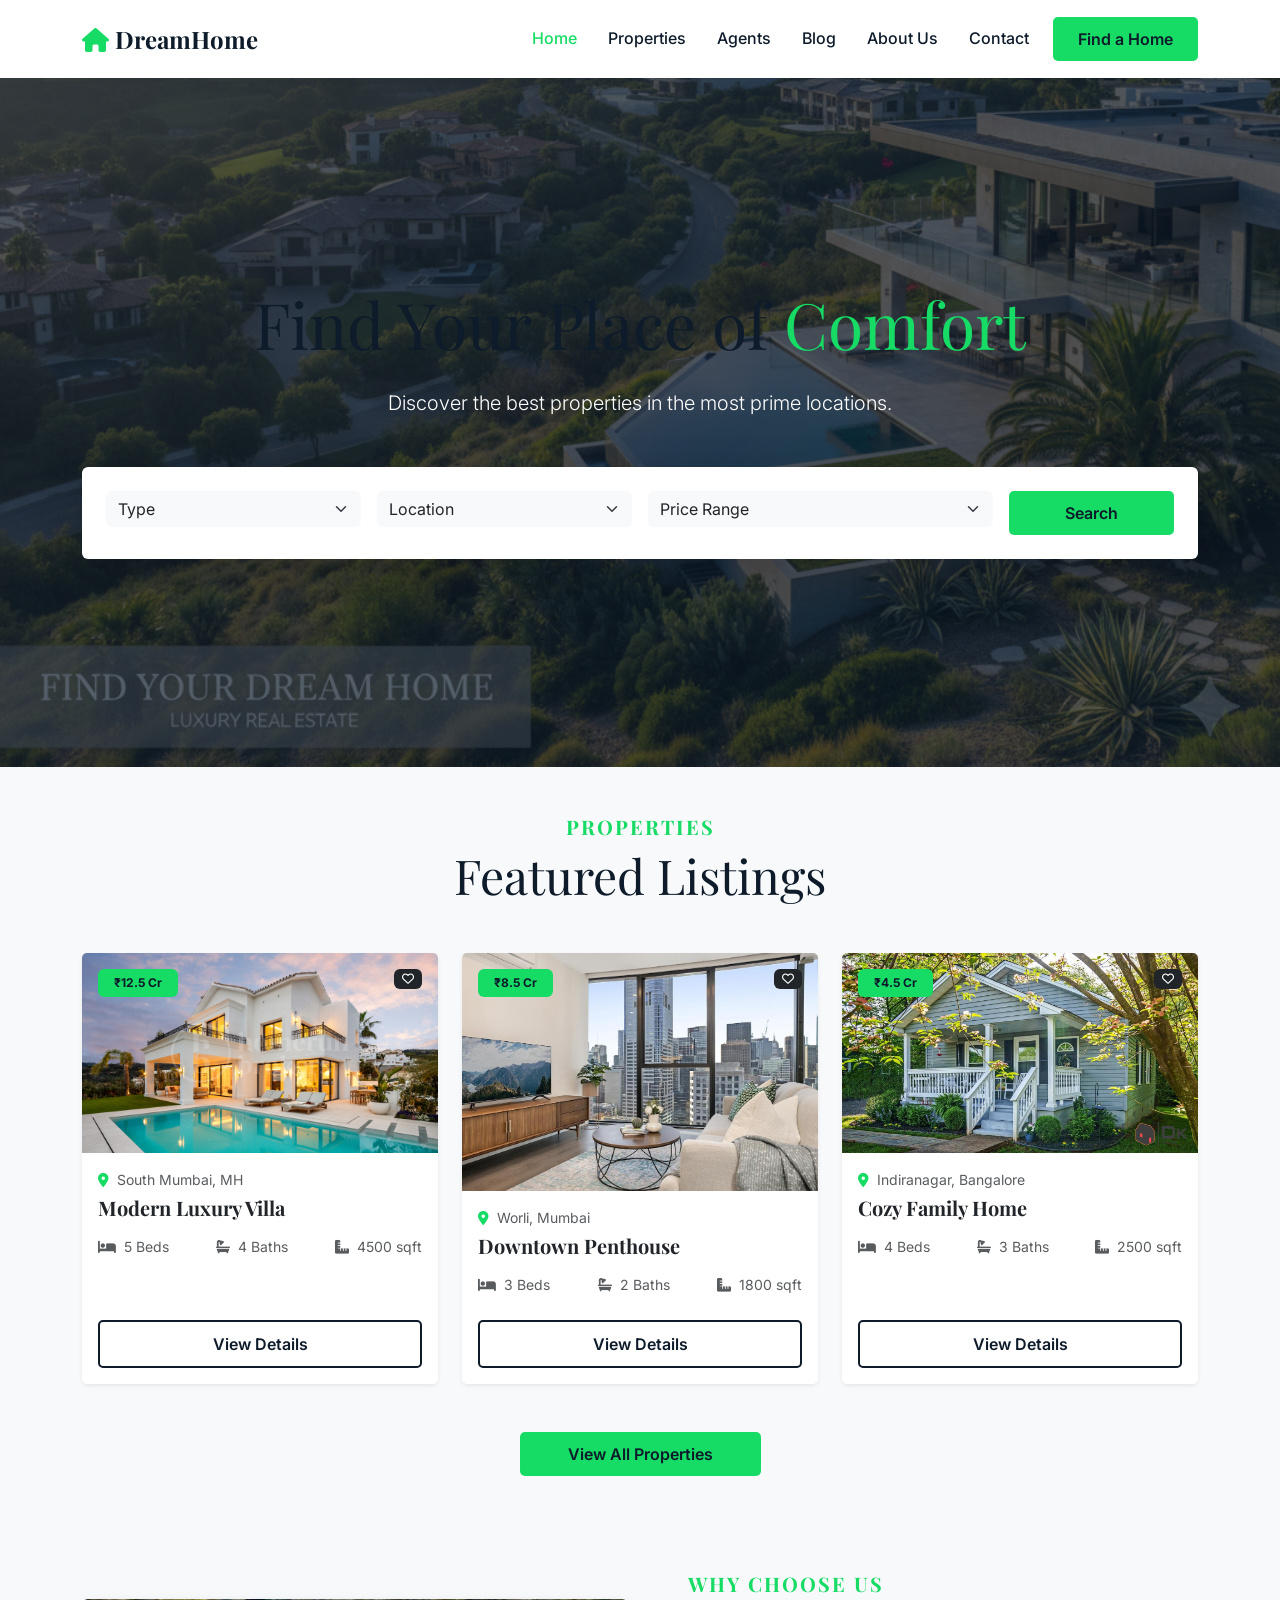
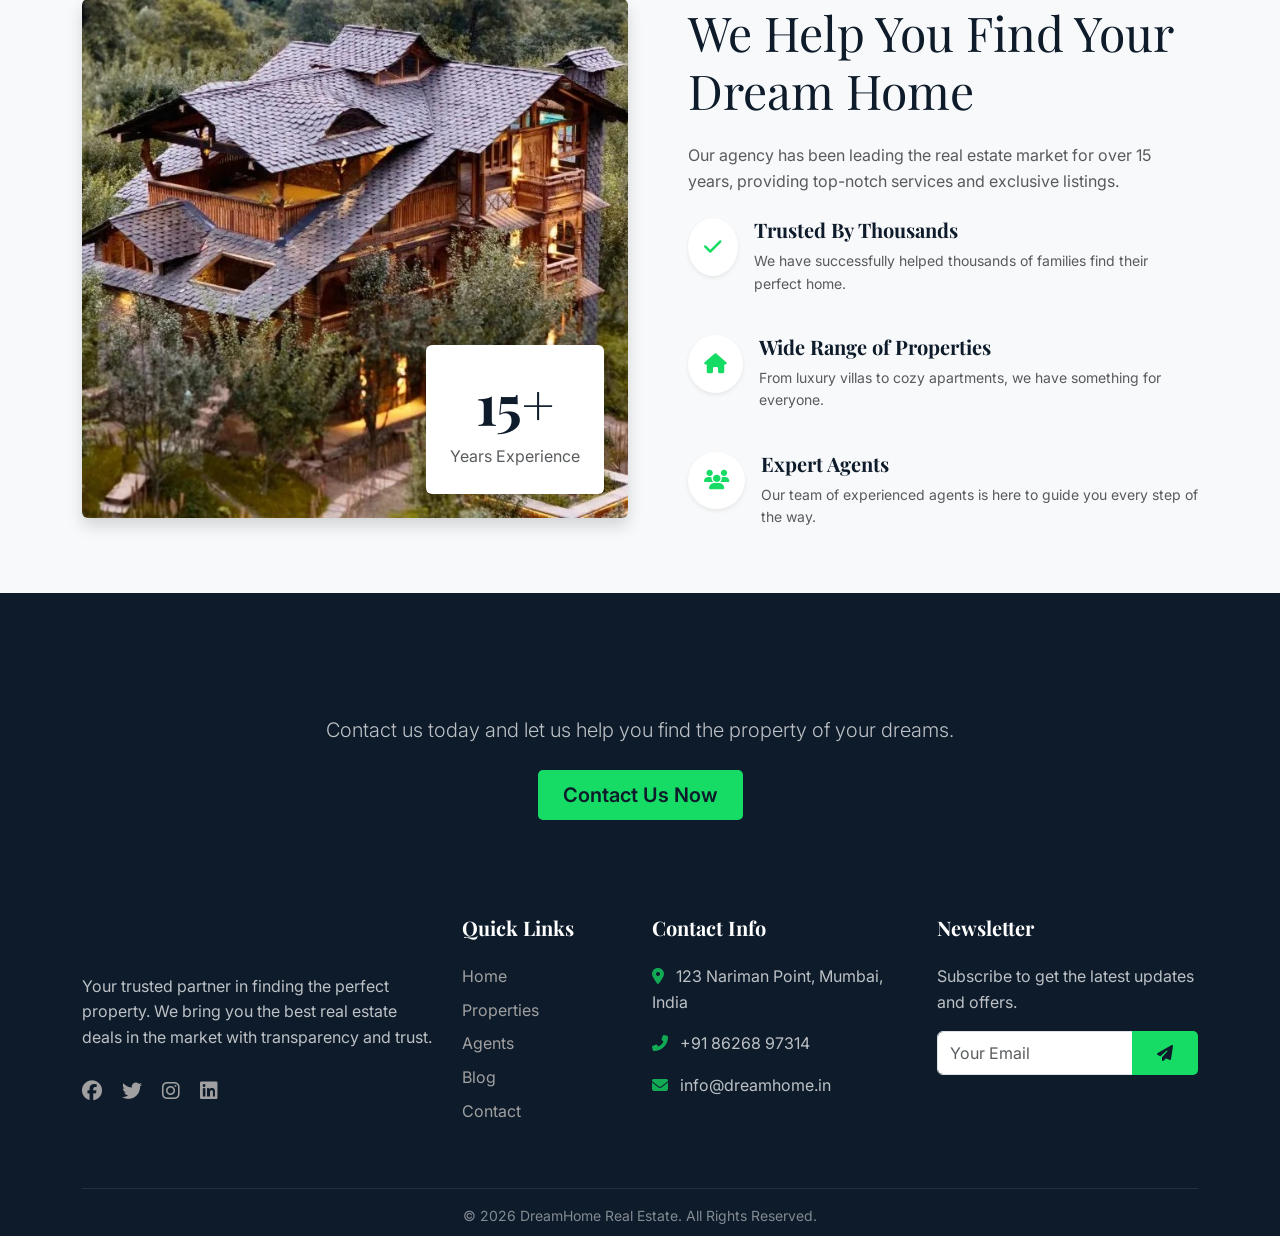
<file: index.html>
<!DOCTYPE html>
<html lang="en">
<head>
    <meta charset="UTF-8">
    <meta name="viewport" content="width=device-width, initial-scale=1.0">
    <title>DreamHome | Find Your Perfect Property</title>
    <!-- Bootstrap 5 CSS -->
    <link href="https://cdn.jsdelivr.net/npm/bootstrap@5.3.0/dist/css/bootstrap.min.css" rel="stylesheet">
    <!-- FontAwesome Icons -->
    <link rel="stylesheet" href="https://cdnjs.cloudflare.com/ajax/libs/font-awesome/6.4.0/css/all.min.css">
    <!-- Custom CSS -->
    <link rel="stylesheet" href="css/style.css">
    <!-- Google Fonts -->
    <link href="https://fonts.googleapis.com/css2?family=Playfair+Display:wght@400;700&family=Inter:wght@300;400;600&display=swap" rel="stylesheet">
</head>
<body>

    <!-- Navigation -->
    <nav class="navbar navbar-expand-lg fixed-top">
        <div class="container">
            <a class="navbar-brand" href="index.html"><i class="fas fa-home text-accent"></i> DreamHome</a>
            <button class="navbar-toggler" type="button" data-bs-toggle="collapse" data-bs-target="#navbarNav">
                <span class="navbar-toggler-icon"></span>
            </button>
            <div class="collapse navbar-collapse" id="navbarNav">
                <ul class="navbar-nav ms-auto align-items-center">
                    <li class="nav-item"><a class="nav-link active" href="index.html">Home</a></li>
                    <li class="nav-item"><a class="nav-link" href="properties.html">Properties</a></li>
                    <li class="nav-item"><a class="nav-link" href="agents.html">Agents</a></li>
                    <li class="nav-item"><a class="nav-link" href="blog.html">Blog</a></li>
                    <li class="nav-item"><a class="nav-link" href="about.html">About Us</a></li>
                    <li class="nav-item"><a class="nav-link" href="contact.html">Contact</a></li>
                    <li class="nav-item ms-lg-3">
                        <a href="properties.html" class="btn btn-custom">Find a Home</a>
                    </li>
                </ul>
            </div>
        </div>
    </nav>

    <!-- Hero Section -->
    <header class="hero-section d-flex align-items-center">
        <div class="container text-center text-white">
            <h1 class="display-3 mb-4 animate-up">Find Your Place of <span class="text-accent">Comfort</span></h1>
            <p class="lead mb-5 animate-up delay-1">Discover the best properties in the most prime locations.</p>
            <div class="search-box bg-white p-4 rounded shadow-lg animate-up delay-2 d-none d-md-block">
                <form class="row g-3">
                    <div class="col-md-3">
                        <select class="form-select border-0 bg-light">
                            <option selected>Type</option>
                            <option value="1">Apartment</option>
                            <option value="2">Villa</option>
                            <option value="3">Office</option>
                        </select>
                    </div>
                    <div class="col-md-3">
                        <select class="form-select border-0 bg-light">
                            <option selected>Location</option>
                            <option value="1">Mumbai</option>
                            <option value="2">Delhi</option>
                            <option value="3">Bangalore</option>
                        </select>
                    </div>
                    <div class="col-md-4">
                        <select class="form-select border-0 bg-light">
                            <option selected>Price Range</option>
                            <option value="1">₹50L - ₹2Cr</option>
                            <option value="2">₹2Cr - ₹5Cr</option>
                            <option value="3">₹5Cr+</option>
                        </select>
                    </div>
                    <div class="col-md-2">
                        <button type="button" class="btn btn-custom w-100" onclick="window.location.href='properties.html'">Search</button>
                    </div>
                </form>
            </div>
            <div class="d-md-none mt-4">
                 <a href="properties.html" class="btn btn-custom btn-lg">Browse Properties</a>
            </div>
        </div>
    </header>

    <!-- Featured Properties -->
    <section class="py-5">
        <div class="container">
            <div class="text-center mb-5">
                <h5 class="text-accent text-uppercase letter-spacing-2">Properties</h5>
                <h2 class="display-5">Featured Listings</h2>
            </div>
            <div class="row g-4">
                <!-- Property Card 1 -->
                <div class="col-md-4">
                    <div class="card property-card h-100 border-0 shadow-sm">
                        <div class="position-relative">
                            <img src="images/MordernVilla.jpg" class="card-img-top" alt="Property">
                            <span class="badge bg-custom position-absolute top-0 start-0 m-3 px-3 py-2">₹12.5 Cr</span>
                            <span class="badge bg-dark position-absolute top-0 end-0 m-3 px-2 py-1"><i class="far fa-heart"></i></span>
                        </div>
                        <div class="card-body">
                            <p class="text-muted small mb-1"><i class="fas fa-map-marker-alt text-accent me-1"></i> South Mumbai, MH</p>
                            <h5 class="card-title"><a href="property-details.html" class="text-decoration-none text-dark">Modern Luxury Villa</a></h5>
                            <div class="d-flex justify-content-between mt-3 text-muted small">
                                <span><i class="fas fa-bed me-1"></i> 5 Beds</span>
                                <span><i class="fas fa-bath me-1"></i> 4 Baths</span>
                                <span><i class="fas fa-ruler-combined me-1"></i> 4500 sqft</span>
                            </div>
                        </div>
                        <div class="card-footer bg-white border-0 pb-3">
                            <a href="property-details.html" class="btn btn-outline-custom w-100">View Details</a>
                        </div>
                    </div>
                </div>

                <!-- Property Card 2 -->
                <div class="col-md-4">
                    <div class="card property-card h-100 border-0 shadow-sm">
                        <div class="position-relative">
                            <img src="images/City.jpg" class="card-img-top" alt="Property">
                            <span class="badge bg-custom position-absolute top-0 start-0 m-3 px-3 py-2">₹8.5 Cr</span>
                             <span class="badge bg-dark position-absolute top-0 end-0 m-3 px-2 py-1"><i class="far fa-heart"></i></span>
                        </div>
                        <div class="card-body">
                            <p class="text-muted small mb-1"><i class="fas fa-map-marker-alt text-accent me-1"></i> Worli, Mumbai</p>
                            <h5 class="card-title"><a href="property-details.html" class="text-decoration-none text-dark">Downtown Penthouse</a></h5>
                            <div class="d-flex justify-content-between mt-3 text-muted small">
                                <span><i class="fas fa-bed me-1"></i> 3 Beds</span>
                                <span><i class="fas fa-bath me-1"></i> 2 Baths</span>
                                <span><i class="fas fa-ruler-combined me-1"></i> 1800 sqft</span>
                            </div>
                        </div>
                        <div class="card-footer bg-white border-0 pb-3">
                            <a href="property-details.html" class="btn btn-outline-custom w-100">View Details</a>
                        </div>
                    </div>
                </div>

                <!-- Property Card 3 -->
                <div class="col-md-4">
                    <div class="card property-card h-100 border-0 shadow-sm">
                        <div class="position-relative">
                            <img src="images/Cotage.jpg" class="card-img-top" alt="Property">
                            <span class="badge bg-custom position-absolute top-0 start-0 m-3 px-3 py-2">₹4.5 Cr</span>
                             <span class="badge bg-dark position-absolute top-0 end-0 m-3 px-2 py-1"><i class="far fa-heart"></i></span>
                        </div>
                        <div class="card-body">
                            <p class="text-muted small mb-1"><i class="fas fa-map-marker-alt text-accent me-1"></i> Indiranagar, Bangalore</p>
                            <h5 class="card-title"><a href="property-details.html" class="text-decoration-none text-dark">Cozy Family Home</a></h5>
                            <div class="d-flex justify-content-between mt-3 text-muted small">
                                <span><i class="fas fa-bed me-1"></i> 4 Beds</span>
                                <span><i class="fas fa-bath me-1"></i> 3 Baths</span>
                                <span><i class="fas fa-ruler-combined me-1"></i> 2500 sqft</span>
                            </div>
                        </div>
                        <div class="card-footer bg-white border-0 pb-3">
                            <a href="property-details.html" class="btn btn-outline-custom w-100">View Details</a>
                        </div>
                    </div>
                </div>
            </div>
            <div class="text-center mt-5">
                <a href="properties.html" class="btn btn-custom px-5">View All Properties</a>
            </div>
        </div>
    </section>

    <!-- Why Choose Us -->
    <section class="py-5 bg-light">
        <div class="container">
            <div class="row align-items-center">
                <div class="col-md-6 mb-4 mb-md-0">
                    <div class="position-relative">
                         <img src="images/lol2.jpg" class="img-fluid rounded shadow" alt="Why Choose Us">
                         <div class="position-absolute bottom-0 end-0 bg-white p-4 shadow rounded m-4 text-center d-none d-md-block">
                             <h3 class="text-custom display-4 fw-bold">15+</h3>
                             <p class="mb-0 text-muted">Years Experience</p>
                         </div>
                    </div>
                </div>
                <div class="col-md-6 ps-md-5">
                    <h5 class="text-accent text-uppercase letter-spacing-2">Why Choose Us</h5>
                    <h2 class="display-5 mb-4">We Help You Find Your Dream Home</h2>
                    <p class="text-muted mb-4">Our agency has been leading the real estate market for over 15 years, providing top-notch services and exclusive listings.</p>
                    
                    <div class="d-flex mb-4">
                        <div class="flex-shrink-0">
                            <div class="icon-box bg-white shadow-sm p-3 rounded-circle text-accent">
                                <i class="fas fa-check fa-lg"></i>
                            </div>
                        </div>
                        <div class="flex-grow-1 ms-3">
                            <h5>Trusted By Thousands</h5>
                            <p class="text-muted small">We have successfully helped thousands of families find their perfect home.</p>
                        </div>
                    </div>
                    
                    <div class="d-flex mb-4">
                        <div class="flex-shrink-0">
                            <div class="icon-box bg-white shadow-sm p-3 rounded-circle text-accent">
                                <i class="fas fa-home fa-lg"></i>
                            </div>
                        </div>
                        <div class="flex-grow-1 ms-3">
                            <h5>Wide Range of Properties</h5>
                            <p class="text-muted small">From luxury villas to cozy apartments, we have something for everyone.</p>
                        </div>
                    </div>

                    <div class="d-flex">
                        <div class="flex-shrink-0">
                            <div class="icon-box bg-white shadow-sm p-3 rounded-circle text-accent">
                                <i class="fas fa-users fa-lg"></i>
                            </div>
                        </div>
                        <div class="flex-grow-1 ms-3">
                            <h5>Expert Agents</h5>
                            <p class="text-muted small">Our team of experienced agents is here to guide you every step of the way.</p>
                        </div>
                    </div>
                </div>
            </div>
        </div>
    </section>

    <!-- Call to Action -->
    <section class="py-5 bg-primary-custom text-white text-center">
        <div class="container">
            <h2 class="display-5 mb-3">Ready to Start Your Journey?</h2>
            <p class="lead mb-4 text-light opacity-75">Contact us today and let us help you find the property of your dreams.</p>
            <a href="contact.html" class="btn btn-custom btn-lg">Contact Us Now</a>
        </div>
    </section>

    <!-- Footer -->
    <footer class="pt-5 pb-2">
        <div class="container">
            <div class="row g-4 mb-5">
                <div class="col-lg-4 col-md-6">
                    <h3 class="mb-4">DreamHome</h3>
                    <p class="text-light opacity-75">Your trusted partner in finding the perfect property. We bring you the best real estate deals in the market with transparency and trust.</p>
                    <div class="mt-4">
                        <a href="#" class="me-3 fs-5"><i class="fab fa-facebook"></i></a>
                        <a href="#" class="me-3 fs-5"><i class="fab fa-twitter"></i></a>
                        <a href="#" class="me-3 fs-5"><i class="fab fa-instagram"></i></a>
                        <a href="#" class="fs-5"><i class="fab fa-linkedin"></i></a>
                    </div>
                </div>
                <div class="col-lg-2 col-md-6">
                     <h5 class="text-white mb-4">Quick Links</h5>
                     <ul class="list-unstyled">
                         <li class="mb-2"><a href="index.html">Home</a></li>
                         <li class="mb-2"><a href="properties.html">Properties</a></li>
                         <li class="mb-2"><a href="agents.html">Agents</a></li>
                         <li class="mb-2"><a href="blog.html">Blog</a></li>
                         <li class="mb-2"><a href="contact.html">Contact</a></li>
                     </ul>
                </div>
                <div class="col-lg-3 col-md-6">
                    <h5 class="text-white mb-4">Contact Info</h5>
                    <ul class="list-unstyled text-light opacity-75">
                        <li class="mb-3"><i class="fas fa-map-marker-alt text-accent me-2"></i> 123 Nariman Point, Mumbai, India</li>
                        <li class="mb-3"><i class="fas fa-phone-alt text-accent me-2"></i> +91 86268 97314</li>
                        <li class="mb-3"><i class="fas fa-envelope text-accent me-2"></i> info@dreamhome.in</li>
                    </ul>
                </div>
                <div class="col-lg-3 col-md-6">
                    <h5 class="text-white mb-4">Newsletter</h5>
                    <p class="text-light opacity-75">Subscribe to get the latest updates and offers.</p>
                    <div class="input-group mb-3">
                        <input type="text" class="form-control" placeholder="Your Email">
                        <button class="btn btn-custom" type="button"><i class="fas fa-paper-plane"></i></button>
                    </div>
                </div>
            </div>
            <hr class="border-secondary">
            <div class="text-center text-light opacity-50 small">
                &copy; 2026 DreamHome Real Estate. All Rights Reserved.
            </div>
        </div>
    </footer>

    <!-- Bootstrap JS Bundle -->
    <script src="https://cdn.jsdelivr.net/npm/bootstrap@5.3.0/dist/js/bootstrap.bundle.min.js"></script>
    <!-- Main JS -->
    <script src="js/main.js"></script>
</body>
</html>
</file>
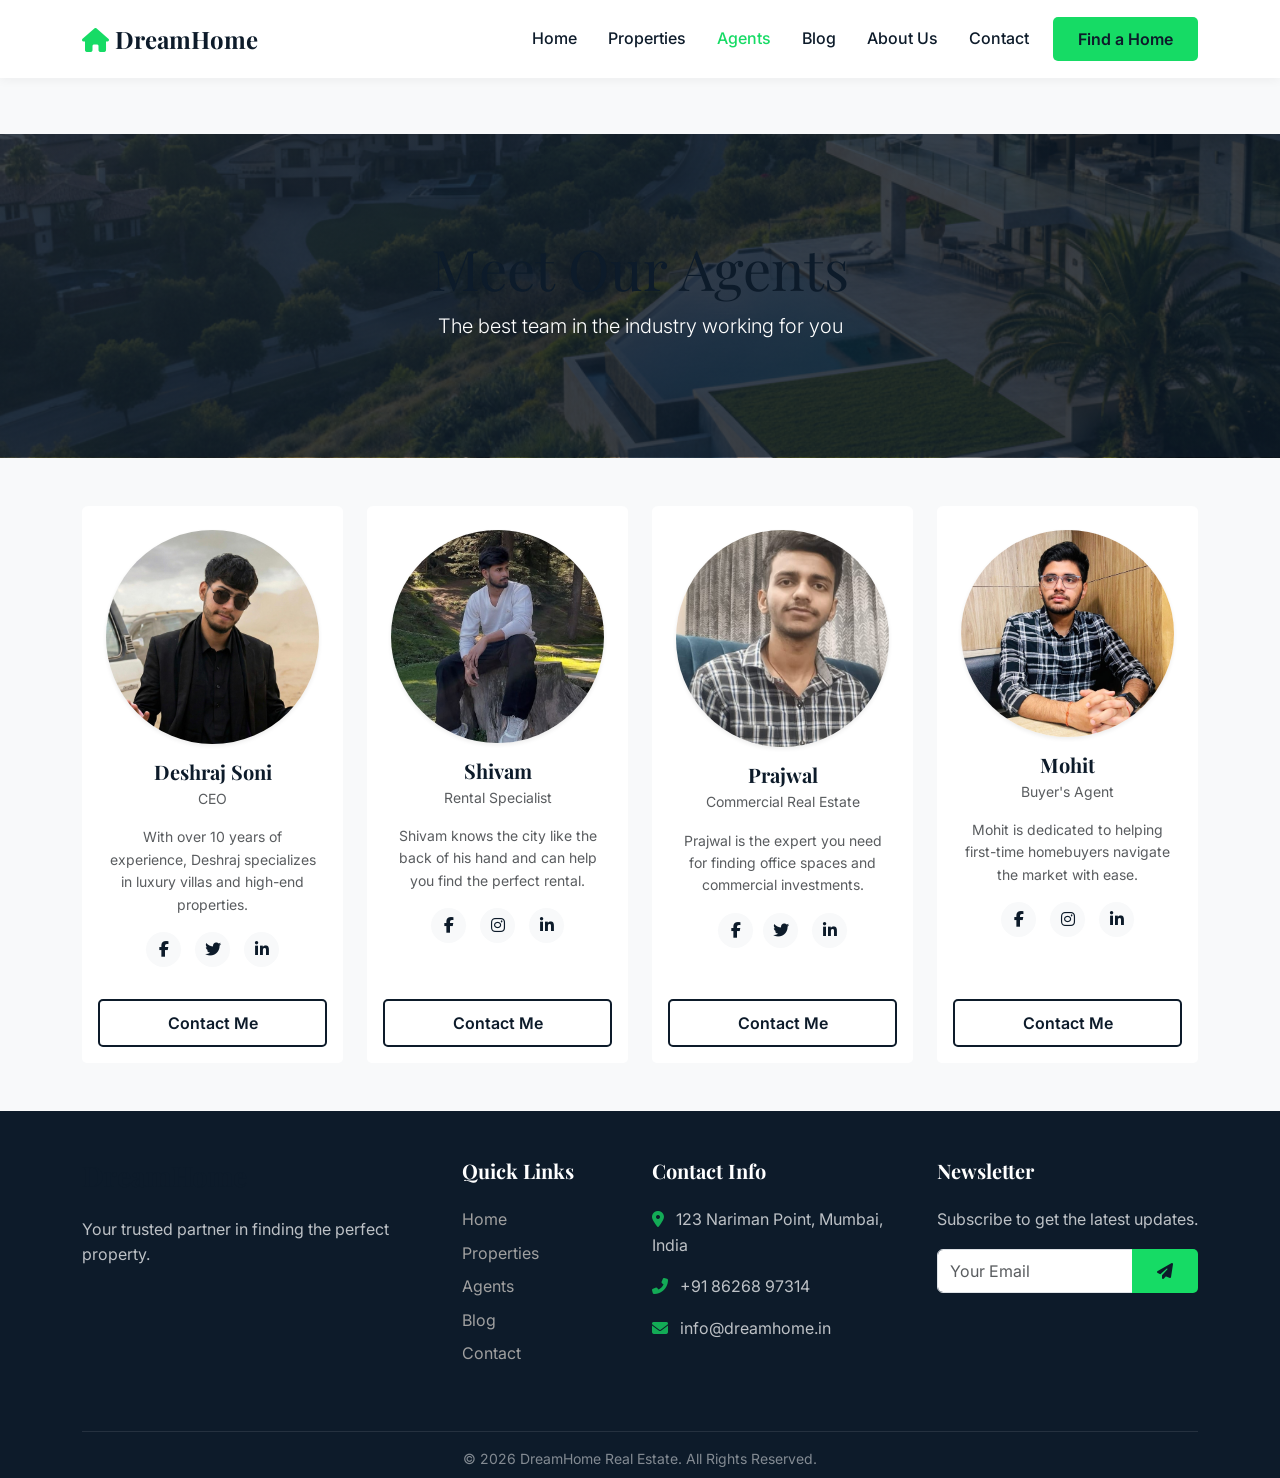
<file: agents.html>
<!doctype html>
<html lang="en">
  <head>
    <meta charset="UTF-8" />
    <meta name="viewport" content="width=device-width, initial-scale=1.0" />
    <title>Our Agents | DreamHome</title>
    <link
      href="https://cdn.jsdelivr.net/npm/bootstrap@5.3.0/dist/css/bootstrap.min.css"
      rel="stylesheet"
    />
    <link
      rel="stylesheet"
      href="https://cdnjs.cloudflare.com/ajax/libs/font-awesome/6.4.0/css/all.min.css"
    />
    <link rel="stylesheet" href="css/style.css" />
    <link
      href="https://fonts.googleapis.com/css2?family=Playfair+Display:wght@400;700&family=Inter:wght@300;400;600&display=swap"
      rel="stylesheet"
    />
    <style>
      .agent-card {
        transition: all 0.3s ease;
      }
      .agent-card:hover {
        transform: translateY(-10px);
        box-shadow: 0 1rem 3rem rgba(0, 0, 0, 0.175) !important;
      }
      .social-links a {
        width: 35px;
        height: 35px;
        text-align: center;
        line-height: 35px;
        border-radius: 50%;
        background-color: var(--light-bg);
        color: var(--primary-color);
        transition: all 0.3s ease;
        margin: 0 5px;
        display: inline-block;
      }
      .social-links a:hover {
        background-color: var(--accent-color);
        color: white;
      }
      .page-header {
        background:
          linear-gradient(rgba(13, 27, 42, 0.8), rgba(13, 27, 42, 0.8)),
          url("images/bg.png");
        background-size: cover;
        background-position: center;
        padding: 100px 0;
        color: white;
        margin-top: 56px;
      }
    </style>
  </head>
  <body>
    <!-- Navigation -->
    <nav class="navbar navbar-expand-lg fixed-top">
      <div class="container">
        <a class="navbar-brand" href="index.html"
          ><i class="fas fa-home text-accent"></i> DreamHome</a
        >
        <button
          class="navbar-toggler"
          type="button"
          data-bs-toggle="collapse"
          data-bs-target="#navbarNav"
        >
          <span class="navbar-toggler-icon"></span>
        </button>
        <div class="collapse navbar-collapse" id="navbarNav">
          <ul class="navbar-nav ms-auto align-items-center">
            <li class="nav-item">
              <a class="nav-link" href="index.html">Home</a>
            </li>
            <li class="nav-item">
              <a class="nav-link" href="properties.html">Properties</a>
            </li>
            <li class="nav-item">
              <a class="nav-link active" href="agents.html">Agents</a>
            </li>
            <li class="nav-item">
              <a class="nav-link" href="blog.html">Blog</a>
            </li>
            <li class="nav-item">
              <a class="nav-link" href="about.html">About Us</a>
            </li>
            <li class="nav-item">
              <a class="nav-link" href="contact.html">Contact</a>
            </li>
            <li class="nav-item ms-lg-3">
              <a href="properties.html" class="btn btn-custom">Find a Home</a>
            </li>
          </ul>
        </div>
      </div>
    </nav>

    <!-- Page Header -->
    <header class="page-header text-center">
      <div class="container">
        <h1 class="display-4">Meet Our Agents</h1>
        <p class="lead">The best team in the industry working for you</p>
      </div>
    </header>

    <!-- Agents Grid -->
    <section class="py-5">
      <div class="container">
        <div class="row g-4">
          <!-- Agent 1 -->
          <div class="col-md-6 col-lg-3">
            <div class="card agent-card border-0 h-100 text-center">
              <div class="card-body p-4">
                <img
                  src="images/Me.jpeg"
                  class="img-fluid rounded-circle mb-3 shadow-sm"
                  alt="Agent"
                />
                <h5 class="fw-bold mb-1">Deshraj Soni</h5>
                <p class="text-muted small mb-3">CEO</p>
                <p class="card-text small text-muted">
                  With over 10 years of experience, Deshraj specializes in
                  luxury villas and high-end properties.
                </p>
                <div class="social-links mt-3">
                  <a href="#"><i class="fab fa-facebook-f"></i></a>
                  <a href="#"><i class="fab fa-twitter"></i></a>
                  <a href="#"><i class="fab fa-linkedin-in"></i></a>
                </div>
              </div>
              <div class="card-footer bg-white border-0 pb-3">
                <button
                  class="btn btn-outline-custom w-100"
                  data-bs-toggle="modal"
                  data-bs-target="#contactModal"
                >
                  Contact Me
                </button>
              </div>
            </div>
          </div>

          <!-- Agent 2 -->
          <div class="col-md-6 col-lg-3">
            <div class="card agent-card border-0 h-100 text-center">
              <div class="card-body p-4">
                <img
                  src="images/Shivam.jpeg"
                  class="img-fluid rounded-circle mb-3 shadow-sm"
                  alt="Agent"
                />
                <h5 class="fw-bold mb-1">Shivam</h5>
                <p class="text-muted small mb-3">Rental Specialist</p>
                <p class="card-text small text-muted">
                  Shivam knows the city like the back of his hand and can help you
                  find the perfect rental.
                </p>
                <div class="social-links mt-3">
                  <a href="#"><i class="fab fa-facebook-f"></i></a>
                  <a href="#"><i class="fab fa-instagram"></i></a>
                  <a href="#"><i class="fab fa-linkedin-in"></i></a>
                </div>
              </div>
              <div class="card-footer bg-white border-0 pb-3">
                <button
                  class="btn btn-outline-custom w-100"
                  data-bs-toggle="modal"
                  data-bs-target="#contactModal"
                >
                  Contact Me
                </button>
              </div>
            </div>
          </div>

          <!-- Agent 3 -->
          <div class="col-md-6 col-lg-3">
            <div class="card agent-card border-0 h-100 text-center">
              <div class="card-body p-4">
                <img
                  src="images/Prajwal.jpeg"
                  class="img-fluid rounded-circle mb-3 shadow-sm"
                  alt="Agent"
                />
                <h5 class="fw-bold mb-1">Prajwal</h5>
                <p class="text-muted small mb-3">Commercial Real Estate</p>
                <p class="card-text small text-muted">
                  Prajwal is the expert you need for finding office spaces and
                  commercial investments.
                </p>
                <div class="social-links mt-3">
                  <a href="#"><i class="fab fa-facebook-f"></i></a><a href="#"><i class="fab fa-twitter"></i></a>
                  <a href="#"><i class="fab fa-linkedin-in"></i></a>
                </div>
              </div>
              <div class="card-footer bg-white border-0 pb-3">
                <button
                  class="btn btn-outline-custom w-100"
                  data-bs-toggle="modal"
                  data-bs-target="#contactModal"
                >
                  Contact Me
                </button>
              </div>
            </div>
          </div>

          <!-- Agent 4 -->
          <div class="col-md-6 col-lg-3">
            <div class="card agent-card border-0 h-100 text-center">
              <div class="card-body p-4">
                <img
                  src="images/Mohit.jpeg"
                  class="img-fluid rounded-circle mb-3 shadow-sm"
                  alt="Agent"
                />
                <h5 class="fw-bold mb-1">Mohit</h5>
                <p class="text-muted small mb-3">Buyer's Agent</p>
                <p class="card-text small text-muted">
                  Mohit is dedicated to helping first-time homebuyers navigate
                  the market with ease.
                </p>
                <div class="social-links mt-3">
                  <a href="#"><i class="fab fa-facebook-f"></i></a>
                  <a href="#"><i class="fab fa-instagram"></i></a>
                  <a href="#"><i class="fab fa-linkedin-in"></i></a>
                </div>
              </div>
              <div class="card-footer bg-white border-0 pb-3">
                <button
                  class="btn btn-outline-custom w-100"
                  data-bs-toggle="modal"
                  data-bs-target="#contactModal"
                >
                  Contact Me
                </button>
              </div>
            </div>
          </div>
        </div>
      </div>
    </section>

    <!-- Contact Modal -->
    <div class="modal fade" id="contactModal" tabindex="-1">
      <div class="modal-dialog">
        <div class="modal-content">
          <div class="modal-header border-0">
            <h5 class="modal-title">Contact Agent</h5>
            <button
              type="button"
              class="btn-close"
              data-bs-dismiss="modal"
            ></button>
          </div>
          <div class="modal-body">
            <form>
              <div class="mb-3">
                <label class="form-label">Name</label>
                <input type="text" class="form-control" required />
              </div>
              <div class="mb-3">
                <label class="form-label">Email</label>
                <input type="email" class="form-control" required />
              </div>
              <div class="mb-3">
                <label class="form-label">Phone</label>
                <input type="tel" class="form-control" />
              </div>
              <div class="mb-3">
                <label class="form-label">Message</label>
                <textarea class="form-control" rows="4">
I would like to know more about your services.</textarea
                >
              </div>
              <button type="submit" class="btn btn-custom w-100">
                Send Message
              </button>
            </form>
          </div>
        </div>
      </div>
    </div>

    <!-- Footer -->
    <footer class="pt-5 pb-2">
      <div class="container">
        <div class="row g-4 mb-5">
          <div class="col-lg-4 col-md-6">
            <h3 class="mb-4">DreamHome</h3>
            <p class="text-light opacity-75">
              Your trusted partner in finding the perfect property.
            </p>
          </div>
          <div class="col-lg-2 col-md-6">
            <h5 class="text-white mb-4">Quick Links</h5>
            <ul class="list-unstyled">
              <li class="mb-2"><a href="index.html">Home</a></li>
              <li class="mb-2"><a href="properties.html">Properties</a></li>
              <li class="mb-2"><a href="agents.html">Agents</a></li>
              <li class="mb-2"><a href="blog.html">Blog</a></li>
              <li class="mb-2"><a href="contact.html">Contact</a></li>
            </ul>
          </div>
          <div class="col-lg-3 col-md-6">
            <h5 class="text-white mb-4">Contact Info</h5>
            <ul class="list-unstyled text-light opacity-75">
              <li class="mb-3">
                <i class="fas fa-map-marker-alt text-accent me-2"></i> 123
                Nariman Point, Mumbai, India
              </li>
              <li class="mb-3">
                <i class="fas fa-phone-alt text-accent me-2"></i> +91 86268
                97314
              </li>
              <li class="mb-3">
                <i class="fas fa-envelope text-accent me-2"></i>
                info@dreamhome.in
              </li>
            </ul>
          </div>
          <div class="col-lg-3 col-md-6">
            <h5 class="text-white mb-4">Newsletter</h5>
            <p class="text-light opacity-75">
              Subscribe to get the latest updates.
            </p>
            <div class="input-group mb-3">
              <input
                type="text"
                class="form-control"
                placeholder="Your Email"
              />
              <button class="btn btn-custom" type="button">
                <i class="fas fa-paper-plane"></i>
              </button>
            </div>
          </div>
        </div>
        <hr class="border-secondary" />
        <div class="text-center text-light opacity-50 small">
          &copy; 2026 DreamHome Real Estate. All Rights Reserved.
        </div>
      </div>
    </footer>

    <!-- Bootstrap JS Bundle -->
    <script src="https://cdn.jsdelivr.net/npm/bootstrap@5.3.0/dist/js/bootstrap.bundle.min.js"></script>
    <!-- Main JS -->
    <script src="js/main.js"></script>
  </body>
</html>
</file>
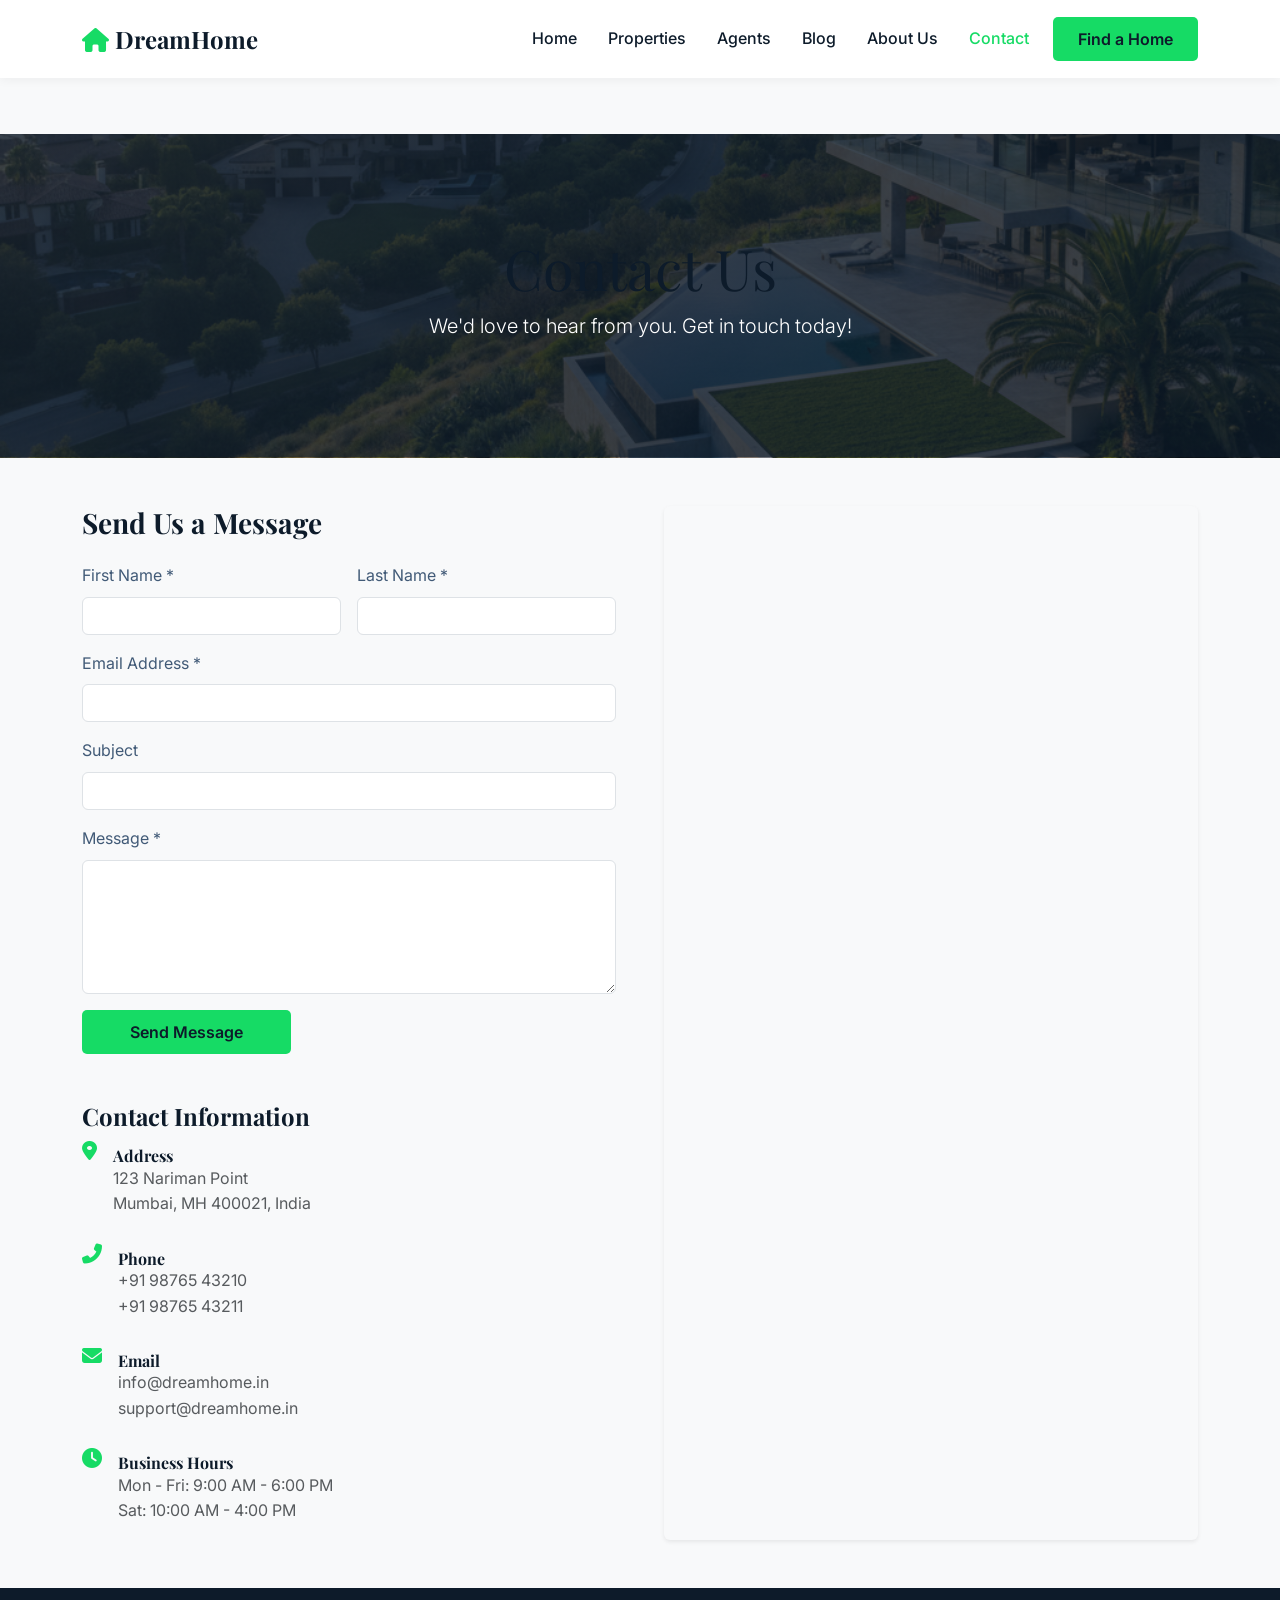
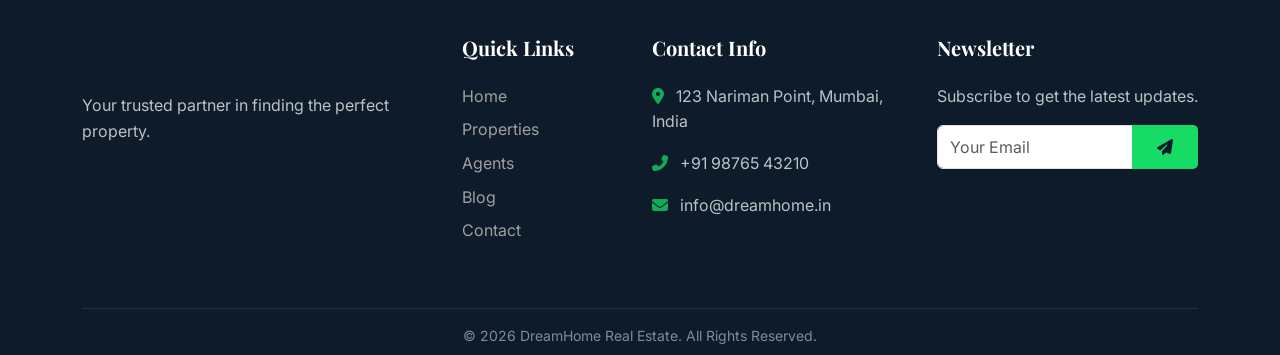
<file: contact.html>
<!DOCTYPE html>
<html lang="en">
<head>
    <meta charset="UTF-8">
    <meta name="viewport" content="width=device-width, initial-scale=1.0">
    <title>Contact Us | DreamHome</title>
    <!-- Bootstrap 5 CSS -->
    <link href="https://cdn.jsdelivr.net/npm/bootstrap@5.3.0/dist/css/bootstrap.min.css" rel="stylesheet">
    <!-- FontAwesome Icons -->
    <link rel="stylesheet" href="https://cdnjs.cloudflare.com/ajax/libs/font-awesome/6.4.0/css/all.min.css">
    <!-- Custom CSS -->
    <link rel="stylesheet" href="css/style.css">
    <!-- Google Fonts -->
    <link href="https://fonts.googleapis.com/css2?family=Playfair+Display:wght@400;700&family=Inter:wght@300;400;600&display=swap" rel="stylesheet">
    <style>
        .page-header {
            background: linear-gradient(rgba(13, 27, 42, 0.8), rgba(13, 27, 42, 0.8)), url('images/bg.png');
            background-size: cover;
            background-position: center;
            padding: 100px 0;
            color: white;
            margin-top: 56px;
        }
    </style>
</head>
<body>

    <!-- Navigation -->
    <nav class="navbar navbar-expand-lg fixed-top">
        <div class="container">
            <a class="navbar-brand" href="index.html"><i class="fas fa-home text-accent"></i> DreamHome</a>
            <button class="navbar-toggler" type="button" data-bs-toggle="collapse" data-bs-target="#navbarNav">
                <span class="navbar-toggler-icon"></span>
            </button>
            <div class="collapse navbar-collapse" id="navbarNav">
                <ul class="navbar-nav ms-auto align-items-center">
                    <li class="nav-item"><a class="nav-link" href="index.html">Home</a></li>
                    <li class="nav-item"><a class="nav-link" href="properties.html">Properties</a></li>
                    <li class="nav-item"><a class="nav-link" href="agents.html">Agents</a></li>
                    <li class="nav-item"><a class="nav-link" href="blog.html">Blog</a></li>
                    <li class="nav-item"><a class="nav-link" href="about.html">About Us</a></li>
                    <li class="nav-item"><a class="nav-link active" href="contact.html">Contact</a></li>
                    <li class="nav-item ms-lg-3">
                        <a href="properties.html" class="btn btn-custom">Find a Home</a>
                    </li>
                </ul>
            </div>
        </div>
    </nav>

    <!-- Page Header -->
    <header class="page-header text-center">
        <div class="container">
            <h1 class="display-4">Contact Us</h1>
            <p class="lead">We'd love to hear from you. Get in touch today!</p>
        </div>
    </header>

    <!-- Contact Content -->
    <section class="py-5">
        <div class="container">
            <div class="row g-5">
                <!-- Info & Form -->
                <div class="col-lg-6">
                    <h3 class="mb-4">Send Us a Message</h3>
                    <form id="contactForm" class="mb-5">
                        <div class="row g-3">
                            <div class="col-md-6">
                                <label class="form-label">First Name *</label>
                                <input type="text" class="form-control" id="firstName" required>
                                <div class="invalid-feedback">Please enter your first name.</div>
                            </div>
                            <div class="col-md-6">
                                <label class="form-label">Last Name *</label>
                                <input type="text" class="form-control" id="lastName" required>
                                 <div class="invalid-feedback">Please enter your last name.</div>
                            </div>
                            <div class="col-md-12">
                                <label class="form-label">Email Address *</label>
                                <input type="email" class="form-control" id="email" required>
                                 <div class="invalid-feedback">Please enter a valid email address.</div>
                            </div>
                            <div class="col-md-12">
                                <label class="form-label">Subject</label>
                                <input type="text" class="form-control" id="subject">
                            </div>
                            <div class="col-md-12">
                                <label class="form-label">Message *</label>
                                <textarea class="form-control" rows="5" id="message" required></textarea>
                                 <div class="invalid-feedback">Please enter your message.</div>
                            </div>
                            <div class="col-md-12">
                                <button type="submit" class="btn btn-custom px-5">Send Message</button>
                            </div>
                        </div>
                    </form>

                    <h4 class="mb-3">Contact Information</h4>
                    <div class="d-flex align-items-start mb-3">
                        <i class="fas fa-map-marker-alt text-accent fa-lg mt-1 me-3"></i>
                        <div>
                            <h6 class="mb-0">Address</h6>
                            <p class="text-muted">123 Nariman Point<br>Mumbai, MH 400021, India</p>
                        </div>
                    </div>
                    <div class="d-flex align-items-start mb-3">
                        <i class="fas fa-phone-alt text-accent fa-lg mt-1 me-3"></i>
                        <div>
                            <h6 class="mb-0">Phone</h6>
                            <p class="text-muted">+91 98765 43210<br>+91 98765 43211</p>
                        </div>
                    </div>
                     <div class="d-flex align-items-start mb-3">
                        <i class="fas fa-envelope text-accent fa-lg mt-1 me-3"></i>
                        <div>
                            <h6 class="mb-0">Email</h6>
                            <p class="text-muted">info@dreamhome.in<br>support@dreamhome.in</p>
                        </div>
                    </div>
                    <div class="d-flex align-items-start">
                        <i class="fas fa-clock text-accent fa-lg mt-1 me-3"></i>
                        <div>
                            <h6 class="mb-0">Business Hours</h6>
                            <p class="text-muted">Mon - Fri: 9:00 AM - 6:00 PM<br>Sat: 10:00 AM - 4:00 PM</p>
                        </div>
                    </div>
                </div>

                <!-- Map -->
                <div class="col-lg-6">
                    <div class="h-100 bg-light rounded overflow-hidden shadow-sm" style="min-height: 400px;">
                        <iframe src="https://www.google.com/maps/embed?pb=!1m18!1m12!1m3!1d241317.11609823277!2d72.74109995709657!3d19.08219783958221!2m3!1f0!2f0!3f0!3m2!1i1024!2i768!4f13.1!3m3!1m2!1s0x3be7c6306644edc1%3A0x5da4ed8f8d648c69!2sMumbai%2C%20Maharashtra!5e0!3m2!1sen!2sin!4v1614717143431!5m2!1sen!2sin" width="100%" height="100%" style="border:0;" allowfullscreen="" loading="lazy"></iframe>
                    </div>
                </div>
            </div>
        </div>
    </section>

    <!-- Footer -->
    <footer class="pt-5 pb-2">
        <div class="container">
            <div class="row g-4 mb-5">
                <div class="col-lg-4 col-md-6">
                    <h3 class="mb-4">DreamHome</h3>
                    <p class="text-light opacity-75">Your trusted partner in finding the perfect property.</p>
                </div>
                <div class="col-lg-2 col-md-6">
                     <h5 class="text-white mb-4">Quick Links</h5>
                     <ul class="list-unstyled">
                         <li class="mb-2"><a href="index.html">Home</a></li>
                         <li class="mb-2"><a href="properties.html">Properties</a></li>
                         <li class="mb-2"><a href="agents.html">Agents</a></li>
                         <li class="mb-2"><a href="blog.html">Blog</a></li>
                         <li class="mb-2"><a href="contact.html">Contact</a></li>
                     </ul>
                </div>
                <div class="col-lg-3 col-md-6">
                    <h5 class="text-white mb-4">Contact Info</h5>
                   <ul class="list-unstyled text-light opacity-75">
                         <li class="mb-3"><i class="fas fa-map-marker-alt text-accent me-2"></i> 123 Nariman Point, Mumbai, India</li>
                         <li class="mb-3"><i class="fas fa-phone-alt text-accent me-2"></i> +91 98765 43210</li>
                        <li class="mb-3"><i class="fas fa-envelope text-accent me-2"></i> info@dreamhome.in</li>
                    </ul>
                </div>
                 <div class="col-lg-3 col-md-6">
                     <h5 class="text-white mb-4">Newsletter</h5>
                     <p class="text-light opacity-75">Subscribe to get the latest updates.</p>
                    <div class="input-group mb-3">
                        <input type="text" class="form-control" placeholder="Your Email">
                        <button class="btn btn-custom" type="button"><i class="fas fa-paper-plane"></i></button>
                    </div>
                 </div>
            </div>
            <hr class="border-secondary">
            <div class="text-center text-light opacity-50 small">
                &copy; 2026 DreamHome Real Estate. All Rights Reserved.
            </div>
        </div>
    </footer>

    <!-- Bootstrap JS Bundle -->
    <script src="https://cdn.jsdelivr.net/npm/bootstrap@5.3.0/dist/js/bootstrap.bundle.min.js"></script>
    <!-- Main JS -->
    <script src="js/main.js"></script>
</body>
</html>
</file>
<file: css/style.css>
/* 
 * Real Estate Website - Global Styles
 * Colors: Navy, White, Gray, Green
 */

:root {
    --primary-color: #0d1b2a;
    --secondary-color: #1b263b;
    --accent-color: #16db65;
    --text-color: #415a77;
    --light-bg: #f8f9fa;
    --white: #ffffff;
    --font-heading: 'Playfair Display', serif;
    --font-body: 'Inter', sans-serif;
}

/* Base Reset & Typography */
body {
    font-family: var(--font-body);
    color: var(--text-color);
    line-height: 1.6;
    background-color: var(--light-bg);
}

h1,
h2,
h3,
h4,
h5,
h6 {
    font-family: var(--font-heading);
    color: var(--primary-color);
    font-weight: 700;
}

a {
    text-decoration: none;
    color: inherit;
    transition: all 0.3s ease;
}

/* Utility Classes */
.text-primary-custom {
    color: var(--primary-color) !important;
}

.text-accent {
    color: var(--accent-color) !important;
}

.bg-primary-custom {
    background-color: var(--primary-color) !important;
}

.bg-secondary-custom {
    background-color: var(--secondary-color) !important;
}

/* Buttons */
.btn-custom {
    background-color: var(--accent-color);
    color: var(--primary-color);
    font-weight: 600;
    padding: 10px 25px;
    border-radius: 5px;
    border: none;
    transition: all 0.3s ease;
}

.btn-custom:hover {
    background-color: #12b855;
    color: var(--white);
    transform: translateY(-2px);
    box-shadow: 0 4px 6px rgba(0, 0, 0, 0.1);
}

.btn-outline-custom {
    border: 2px solid var(--primary-color);
    color: var(--primary-color);
    background: transparent;
    font-weight: 600;
    padding: 10px 25px;
    border-radius: 5px;
    transition: all 0.3s ease;
}

.btn-outline-custom:hover {
    background-color: var(--primary-color);
    color: var(--white);
}

/* Navbar */
.navbar {
    background-color: var(--white);
    box-shadow: 0 2px 10px rgba(0, 0, 0, 0.05);
    padding: 15px 0;
}

.navbar-brand {
    font-family: var(--font-heading);
    font-size: 1.5rem;
    color: var(--primary-color) !important;
    font-weight: bold;
}

.nav-link {
    color: var(--primary-color) !important;
    font-weight: 500;
    margin-left: 15px;
}

.nav-link:hover,
.nav-link.active {
    color: var(--accent-color) !important;
}

/* Footer */
footer {
    background-color: var(--primary-color);
    color: var(--white);
    padding: 50px 0 20px;
}

footer a {
    color: #a0a0a0;
}


footer a:hover {
    color: var(--accent-color);
}

/* Custom Additions */
.hero-section {
    background: linear-gradient(rgba(13, 27, 42, 0.7), rgba(13, 27, 42, 0.7)), url('../images/bg.png');
    background-size: cover;
    background-position: center;
    height: 85vh;
    margin-top: -76px;
    padding-top: 76px;
}

.bg-custom {
    background-color: var(--accent-color);
    color: var(--primary-color);
    font-weight: bold;
}

.letter-spacing-2 {
    letter-spacing: 2px;
}

.property-card {
    transition: transform 0.3s ease;
}

.property-card:hover {
    transform: translateY(-5px);
}

/* Animations */
.animate-up {
    animation: fadeInUp 1s ease-out forwards;
    opacity: 0;
    transform: translateY(20px);
}

.delay-1 {
    animation-delay: 0.2s;
}

.delay-2 {
    animation-delay: 0.4s;
}

@keyframes fadeInUp {
    to {
        opacity: 1;
        transform: translateY(0);
    }
}
</file>
